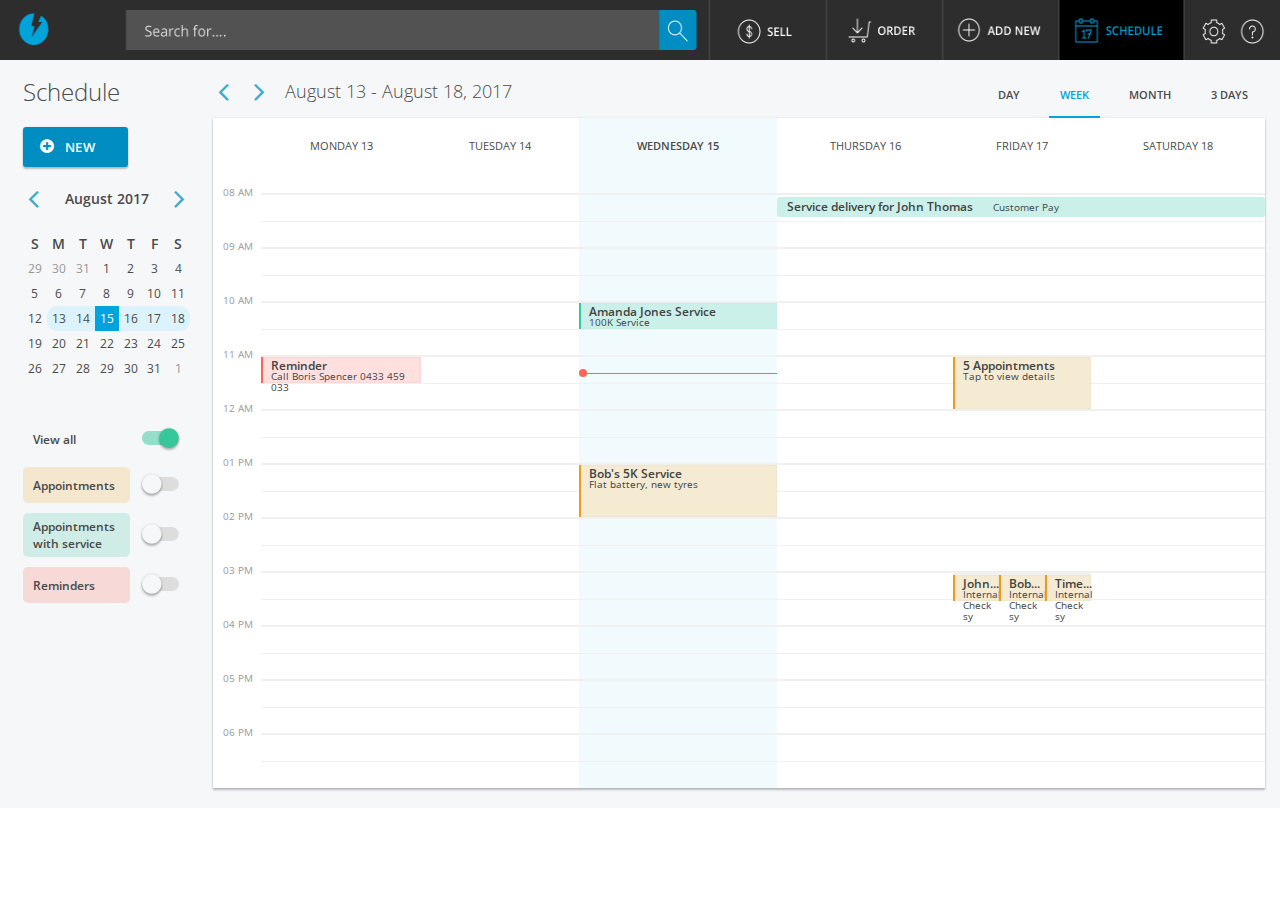
<file: POC/UI/CalenderUI-TechSchedule/CalenderUI/index.html>
<!DOCTYPE html>
<html lang="en">
  <head>
    <meta charset="utf-8">
    <meta name="viewport" content="width=device-width, initial-scale=1">
	<link href="https://fonts.googleapis.com/css?family=Open+Sans:300,400,400i,600,700,800" rel="stylesheet">	
    <title>Calender</title>
    <!-- Bootstrap -->
	<link href="css/bootstrap.min.css" rel="stylesheet">
	<link href="css/font-awesome.css" rel="stylesheet">	
	<link href="css/style.css" rel="stylesheet">
  </head>
  <body>
    <div class="header">
		<img src="img/header.png">
	</div>
	<div class="content">  
		<div class="container-fluid">
			<div class="row">
				<div class="col-sm-2">
					<div class="sidebar">
						<h2>Schedule</h2>
						<button id="addNewButton" class="btn btn-primary" data-toggle="modal" data-target="#appointmentModal"><i class="fa fa-plus-circle"></i> NEW</button>
						<ul class="calenderNavigation">
							<li><a href="#"><i class="fa fa-angle-left"></i></a></li>
							<li><a href="#"><i class="fa fa-angle-right"></i></a></li>																								
							<li class="weekName">August 2017</li>
						</ul>
						<table class="calenderTable">
							<thead>
								<tr>
									<th>S</th>
									<th>M</th>
									<th>T</th>
									<th>W</th>
									<th>T</th>
									<th>F</th>
									<th>S</th>
								</tr>
							</thead>
							<tbody>
								<tr>
									<td class="nonCurrentMonth">29</td>
									<td class="nonCurrentMonth">30</td>
									<td class="nonCurrentMonth">31</td>
									<td>1</td>
									<td>2</td>
									<td>3</td>
									<td>4</td>
								</tr>
								<tr>
									<td>5</td>
									<td>6</td>
									<td>7</td>
									<td>8</td>
									<td>9</td>
									<td>10</td>
									<td>11</td>
								</tr>
								<tr>
									<td>12</td>
									<td class="curWeek start">13</td>
									<td class="curWeek">14</td>
									<td class="today">15</td>
									<td class="curWeek">16</td>
									<td class="curWeek">17</td>
									<td class="curWeek end">18</td>
								</tr>
								<tr>
									<td>19</td>
									<td>20</td>
									<td>21</td>
									<td>22</td>
									<td>23</td>
									<td>24</td>
									<td>25</td>
								</tr>
								<tr>
									<td>26</td>
									<td>27</td>
									<td>28</td>
									<td>29</td>
									<td>30</td>
									<td>31</td>
									<td class="nonCurrentMonth">1</td>
								</tr>								
							</thead>							
						</table>
						<table class="calenderFilter">
							<tbody>
								<tr>
									<td class="all">View all</td>
									<td><img src="img/switched.png"></td>
								</tr>
								<tr>
									<td colspan="2" class="empty"></td>
								</tr>								
								<tr>
									<td class="appointents">Appointments</td>
									<td><img src="img/switch.png"></td>
								</tr>
								<tr>
									<td colspan="2" class="empty"></td>
								</tr>								
								<tr>
									<td class="appointmentsWithSerice">Appointments with service</td>
									<td><img src="img/switch.png"></td>
								</tr>
								<tr>
									<td colspan="2" class="empty"></td>
								</tr>								
								<tr>
									<td class="reminders">Reminders</td>
									<td><img src="img/switch.png"></td>
								</tr>
							</tbody>
						</table>
					</div>
				</div>
				<div class="col-sm-10 removeLeftPadding">
					<div class="calenderArea">
						<div class="calenderHeader">
							<div class="row">
								<div class="col-sm-6">
									<ul class="calenderNavigation">
										<li><a href="#"><i class="fa fa-angle-left"></i></a></li>
										<li><a href="#"><i class="fa fa-angle-right"></i></a></li>										
										<li class="weekName">August 13 - August 18, 2017</li>																				
									</ul>
								</div>
								<div class="col-sm-6">
									<ul class="calenderChanger pull-right">
										<li><a href="#">Day</a></li>
										<li class="active"><a href="#">Week</a></li>										
										<li><a href="#">Month</a></li>																					
										<li><a href="#">3 Days</a></li>
									</ul>
								</div>
							</div>
						</div>
						<div class="calenderDetail">
							<table class="table calenderWeekTable">
								<thead>
									<tr>
										<th class="time">&nbsp;</th>									
										<th>MONDAY 13</th>
										<th>TUESDAY 14</th>
										<th class="today">WEDNESDAY 15</th>
										<th>THURSDAY 16</th>
										<th>FRIDAY 17</th>
										<th>SATURDAY 18</th>
									</tr>
								</thead>
								<tbody>
									<tr>
										<td class="time"><span>08 AM</span></td>
										<td>&nbsp;</td>
										<td>&nbsp;</td>
										<td class="today">&nbsp;</td>
										<td colspan="3"><p class="longAppointment"><strong>Service delivery for John Thomas</strong>Customer Pay</p></td>
									</tr>
									<tr>
										<td class="time">&nbsp;</td>
										<td>&nbsp;</td>
										<td>&nbsp;</td>
										<td class="today">&nbsp;</td>
										<td>&nbsp;</td>
										<td>&nbsp;</td>
										<td>&nbsp;</td>
									</tr>
									<tr>
										<td class="time"><span>09 AM</span></td>
										<td>&nbsp;</td>
										<td>&nbsp;</td>
										<td class="today">&nbsp;</td>
										<td>&nbsp;</td>
										<td>&nbsp;</td>
										<td>&nbsp;</td>
									</tr>
									<tr>
										<td class="time">&nbsp;</td>
										<td>&nbsp;</td>
										<td>&nbsp;</td>
										<td class="today">&nbsp;</td>
										<td>&nbsp;</td>
										<td>&nbsp;</td>
										<td>&nbsp;</td>
									</tr>
									<tr>
										<td class="time"><span>10 AM</span></td>
										<td>&nbsp;</td>
										<td>&nbsp;</td>
										<td class="today"><p class="appointmentWithService"><strong>Amanda Jones Service</strong>100K Service</p>
											<div id="appointmentWithServicePopover" class="popOver">
												<div class="appointmentWithServicePreview">
													<div class="popOverHeader">
														<button class="btn-transparent btn-closePopover"><span aria-hidden="true">&times;</span></button>
													</div>													
													<div class="dateTime">15/08/2017 - 10AM-10.30AM</div>
													<div class="title">Bob’s 5K service</div>
													<div class="desc">Flat battery, new tyres</div>
													<div class="customerInfo">Customer: Amanda Jones<br>CO# 00005721</div>
													<button class="btn-transparent btn-viewServiceJobDetails"><i class="fa fa-wrench" aria-hidden="true"></i>VIEW SERVICE JOB DETAILS</button>
													<div class="popOverFooter">
														<button class="btn-transparent btn-delete"><i class="fa fa-trash-o" aria-hidden="true"></i>DELETE</button>
														<button class="btn-primary btn-edit pull-right">EDIT</button>
													</div>	
												</div>
												<div class="appointmentWithServiceDetails">
													<div class="popOverHeader">
														<button class="btn-transparent btn-viewServiceJobPreview pull-left"><i class="fa fa-arrow-left" aria-hidden="true"></i></button>													
														<button class="btn-transparent btn-closePopover"><span aria-hidden="true">&times;</span></button>
													</div>												
													<div class="customerInfo">Customer: Amanda Jones<br>CO# 00005721</div>
													<ul class="serviceListBox">
														<li><strong>Service 1</strong></li>
														<li>Unit: 2015 Harley-Davidson UltraGlide XL</li>
														<li>Job Type: Customer Pay</li>
														<li>Job Status: In progress</li>
														<li>Service Need: Oil Change</li>
													</ul>
													<ul class="serviceListBox">
														<li><strong>Service 2</strong></li>
														<li>Unit: 2015 Harley-Davidson UltraGlide XL</li>
														<li>Job Type: Internal</li>
														<li>Job Status: New</li>
														<li>Service Need: Replace windshield</li>
													</ul>
												</div>
											</div>										
										</td>
										<td>&nbsp;</td>
										<td>&nbsp;</td>
										<td>&nbsp;</td>
									</tr>
									<tr>
										<td class="time">&nbsp;</td>
										<td>&nbsp;</td>
										<td>&nbsp;</td>
										<td class="today">&nbsp;</td>
										<td>&nbsp;</td>
										<td>&nbsp;</td>
										<td>&nbsp;</td>
									</tr>
									<tr>
										<td class="time"><span>11 AM</span></td>
										<td><p class="reminder"><strong>Reminder</strong>Call Boris Spencer 0433 459 033</p></td>
										<td>&nbsp;</td>
										<td class="today"><p class="currentTime"></p></td>
										<td>&nbsp;</td>
										<td rowspan="2"><p class="appointment"><strong>5 Appointments</strong>Tap to view details</p>
											<div class="popOver multipleAppointmentsPopover">
												<div class="appointmentPreview">
													<div class="popOverHeader">
														<button class="btn-transparent btn-closePopover"><span aria-hidden="true">&times;</span></button>
													</div>													
													<ul class="appointmentList">
														<li>
															<p><strong>Tonny Newman</strong></p>
															<p>Customer pay<br>Replacing (unit name)</p>
														</li>
														<li>
															<p><strong>Replace and service</strong></p>
															<p>Customer pay<br>Replace and service unit for John Citizen</p>
														</li>
														<li>
															<p><strong>Customer coming in for a Service</strong></p>
															<p>Third Party Pay<br>(No notes)</p>
														</li>
														<li>
															<p><strong>Pieter Tiel</strong></p>
															<p>Internal<br/>Service manager to review</p>
														</li>
														<li>
															<p><strong>Tonny Newman</strong></p>
															<p>Customer pay<br>Don's RV needs looking at as well as looking at his paperwork for...</p>
														</li>														
													</ul>	
												</div>
												<div class="appointmentDetails">
													<div class="popOverHeader">
														<button class="btn-transparent btn-appointmentPreview pull-left"><i class="fa fa-arrow-left" aria-hidden="true"></i></button>													
														<button class="btn-transparent btn-closePopover"><span aria-hidden="true">&times;</span></button>
													</div>												
													<div class="dateTime">17/08/2017 - 11AM-12PM</div>
													<div class="customerInfo">Tonny Newman</div>
													<div class="desc">Customer pay<br/>Don’s RV needs looking at as well as looking at his paperwork for lorem ipsum dolor sit amet</div>
													<button class="btn-transparent btn-addServiceJob"><i class="fa fa-wrench" aria-hidden="true"></i>ADD SERVICE JOB</button>
													<div class="popOverFooter">
														<button class="btn-transparent btn-delete"><i class="fa fa-trash-o" aria-hidden="true"></i>DELETE</button>
														<button class="btn-primary btn-edit pull-right">EDIT</button>
													</div>													
												</div>
											</div>
										</td>
										<td>&nbsp;</td>
									</tr>
									<tr>
										<td class="time">&nbsp;</td>
										<td>&nbsp;</td>
										<td>&nbsp;</td>
										<td class="today">&nbsp;</td>
										<td>&nbsp;</td>
										<td>&nbsp;</td>
									</tr>
									<tr>
										<td class="time"><span>12 AM</span></td>
										<td>&nbsp;</td>
										<td>&nbsp;</td>
										<td class="today">&nbsp;</td>
										<td>&nbsp;</td>
										<td>&nbsp;</td>
										<td>&nbsp;</td>
									</tr>
									<tr>
										<td class="time">&nbsp;</td>
										<td>&nbsp;</td>
										<td>&nbsp;</td>
										<td class="today">&nbsp;</td>
										<td>&nbsp;</td>
										<td>&nbsp;</td>
										<td>&nbsp;</td>
									</tr>
									<tr>
										<td class="time"><span>01 PM</span></td>
										<td>&nbsp;</td>
										<td>&nbsp;</td>
										<td class="today" rowspan="2"><p class="appointment"><strong>Bob's 5K Service</strong>Flat battery, new tyres</p>
											<div id="appointmentPopover" class="popOver">
												<div class="appointmentPreview">
													<div class="popOverHeader">
														<button class="btn-transparent btn-closePopover"><span aria-hidden="true">&times;</span></button>
													</div>													
													<div class="dateTime">15/08/2017 - 1PM-2PM</div>
													<div class="title">Bob’s 5K service</div>
													<div class="desc">Flat battery, new tyres</div>
													<button class="btn-transparent btn-addServiceJob"><i class="fa fa-wrench" aria-hidden="true"></i>ADD SERVICE JOB</button>
													<div class="popOverFooter">
														<button class="btn-transparent btn-delete"><i class="fa fa-trash-o" aria-hidden="true"></i>DELETE</button>
														<button class="btn-primary btn-edit pull-right">EDIT</button>
													</div>	
												</div>
											</div>
										</td>
										<td>&nbsp;</td>
										<td>&nbsp;</td>
										<td>&nbsp;</td>
									</tr>
									<tr>
										<td class="time">&nbsp;</td>
										<td>&nbsp;</td>
										<td>&nbsp;</td>
										<td>&nbsp;</td>
										<td>&nbsp;</td>
										<td>&nbsp;</td>
									</tr>
									<tr>
										<td class="time"><span>02 PM</span></td>
										<td>&nbsp;</td>
										<td>&nbsp;</td>
										<td class="today">&nbsp;</td>
										<td>&nbsp;</td>
										<td>&nbsp;</td>
										<td>&nbsp;</td>
									</tr>
									<tr>
										<td class="time">&nbsp;</td>
										<td>&nbsp;</td>
										<td>&nbsp;</td>
										<td class="today">&nbsp;</td>
										<td>&nbsp;</td>
										<td>&nbsp;</td>
										<td>&nbsp;</td>
									</tr>
									<tr>
										<td class="time"><span>03 PM</span></td>
										<td>&nbsp;</td>
										<td>&nbsp;</td>
										<td class="today">&nbsp;</td>
										<td>&nbsp;</td>
										<td rowspan="2" class="multipleAppointments">
											<table>
												<tr>
													<td><p class="appointment"><strong>John...</strong>Internal Check sy</p></td>
													<td><p class="appointment"><strong>Bob...</strong>Internal Check sy</p></td>
													<td><p class="appointment"><strong>Time...</strong>Internal Check sy</p></td>
												</tr>
											</table>
										</td>
										<td>&nbsp;</td>
									</tr>
									<tr>
										<td class="time">&nbsp;</td>
										<td>&nbsp;</td>
										<td>&nbsp;</td>
										<td class="today">&nbsp;</td>
										<td>&nbsp;</td>
										<td>&nbsp;</td>
									</tr>
									<tr>
										<td class="time"><span>04 PM</span></td>
										<td>&nbsp;</td>
										<td>&nbsp;</td>
										<td class="today">&nbsp;</td>
										<td>&nbsp;</td>
										<td>&nbsp;</td>
										<td>&nbsp;</td>
									</tr>
									<tr>
										<td class="time">&nbsp;</td>
										<td>&nbsp;</td>
										<td>&nbsp;</td>
										<td class="today">&nbsp;</td>
										<td>&nbsp;</td>
										<td>&nbsp;</td>
										<td>&nbsp;</td>
									</tr>
									<tr>
										<td class="time"><span>05 PM</span></td>
										<td>&nbsp;</td>
										<td>&nbsp;</td>
										<td class="today">&nbsp;</td>
										<td>&nbsp;</td>
										<td>&nbsp;</td>
										<td>&nbsp;</td>
									</tr>
									<tr>
										<td class="time">&nbsp;</td>
										<td>&nbsp;</td>
										<td>&nbsp;</td>
										<td class="today">&nbsp;</td>
										<td>&nbsp;</td>
										<td>&nbsp;</td>
										<td>&nbsp;</td>
									</tr>
									<tr>
										<td class="time"><span>06 PM</span></td>
										<td>&nbsp;</td>
										<td>&nbsp;</td>
										<td class="today">&nbsp;</td>
										<td>&nbsp;</td>
										<td>&nbsp;</td>
										<td>&nbsp;</td>
									</tr>
									<tr>
										<td class="time">&nbsp;</td>
										<td>&nbsp;</td>
										<td>&nbsp;</td>
										<td class="today">&nbsp;</td>
										<td>&nbsp;</td>
										<td>&nbsp;</td>
										<td>&nbsp;</td>
									</tr>									
								</tbody>								
							</table>
						</div>
					</div>
				</div>			
			</div>
		</div>
	</div>
	
	
	<!-- Modal -->
	<div class="modal fade" id="appointmentModal" tabindex="-1" role="dialog" aria-labelledby="appointmentModalLabel">
	  <div class="modal-dialog" role="document">
		<div class="modal-content">
		  <div class="modal-header">
			<button type="button" class="close" data-dismiss="modal" aria-label="Close"><span aria-hidden="true">&times;</span></button>
			<h4 class="modal-title" id="appointmentModalLabel"><span class="selected">Appointment</span><span>Reminder</span></h4>
		  </div>
		  <div class="modal-body">
			<form>
			  <div class="form-group">
				<input type="text" class="appointmentTitle form-control" placeholder="Appointment Title">
			  </div>
			  <div class="form-group">
				<label for="fromDate">From</label>
				<div class="row">
					<div class="col-sm-6"><input type="text" class="form-control" id="fromDate" value="15/08/2017"></div>
					<div class="col-sm-6"><input type="text" class="form-control" id="fromTime" value="09:30am"></div>					
				</div>
			  </div>
			  <div class="form-group">
				<label for="fromDate">To</label>
				<div class="row">
					<div class="col-sm-6"><input type="text" class="form-control" id="toDate" value="15/08/2017"></div>
					<div class="col-sm-6"><input type="text" class="form-control" id="toTime" value="09:30am"></div>					
				</div>
			  </div>
			  <div class="form-group">
				<textarea class="form-control" placeholder="Additional notes"></textarea>
			  </div>
			</form>
			<button class="btn-transparent btn-addServiceJob mar-bot-20"><i class="fa fa-wrench" aria-hidden="true"></i>ADD SERVICE JOB</button>
		  </div>
		  <div class="modal-footer">
			<button class="btn-transparent btn-delete"><i class="fa fa-trash-o" aria-hidden="true"></i>DELETE APPOINTMENT</button>
			<button type="button" class="btn btn-primary" data-dismiss="modal">CREATE</button>
		  </div>
		</div>
	  </div>
	</div>	
	<script src="js/jquery-2.2.4.min.js"></script>		
	<script src="js/bootstrap.min.js"></script>	
	<script src="js/script.js"></script>	
  </body>
</html>
</file>
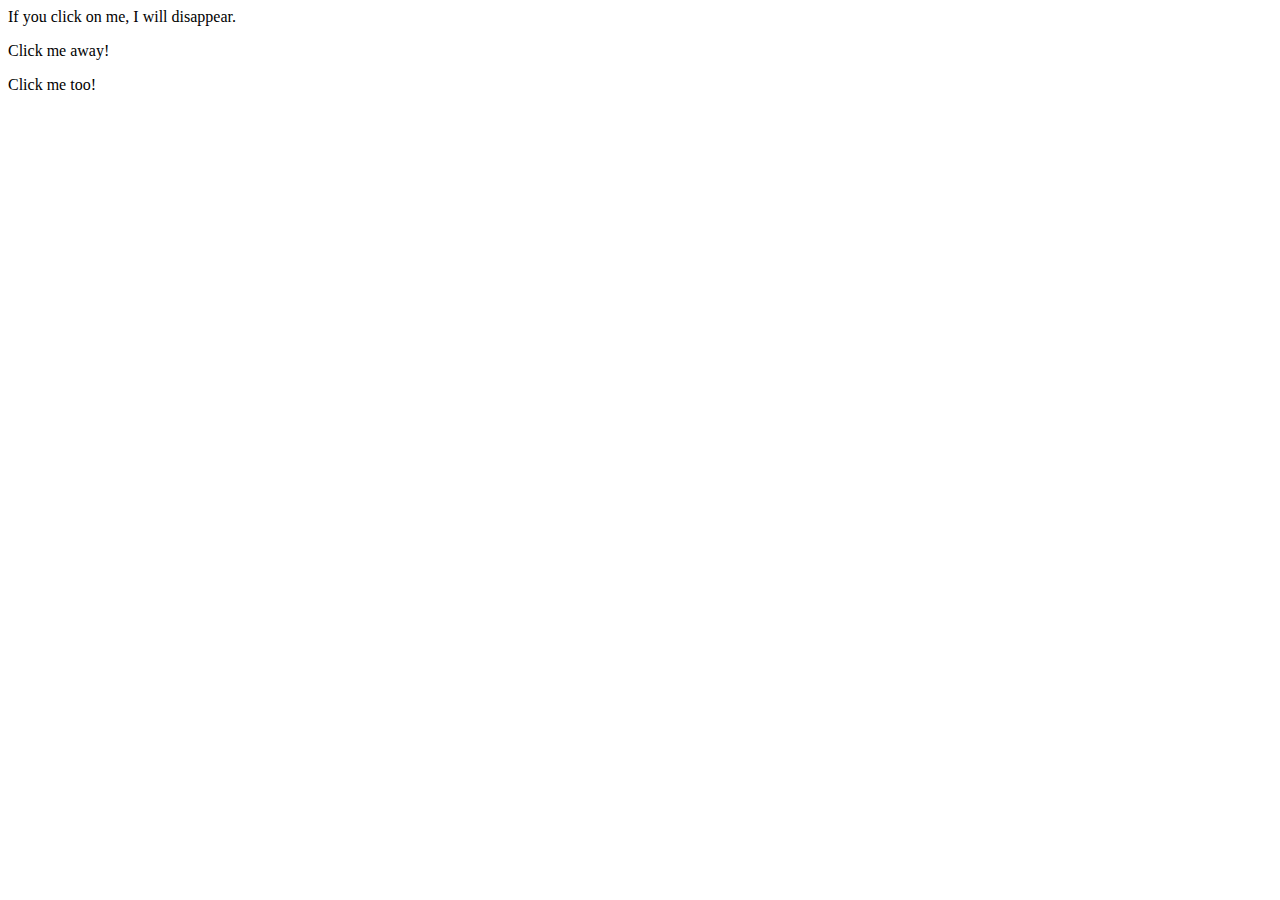
<file: POC/QRCode/QRCODE1/index1.html>
<html>
<head>
<script src="https://ajax.googleapis.com/ajax/libs/jquery/3.3.1/jquery.min.js"></script>
<script>
$(document).ready(function(){
    $("p").click(function(){
        $(this).hide();
    });
});
</script>
</head>
<body>

<p>If you click on me, I will disappear.</p>
<p>Click me away!</p>
<p>Click me too!</p>

</body>
</html>
</file>
<file: POC/UI/CalenderUI-TechSchedule/CalenderUI/css/style.css>
body { background: #ffffff; color: #4a4a4a; margin: 0; padding: 0; font-family: 'Open Sans'; font-size: 13px; }
::-webkit-input-placeholder { /* Chrome/Opera/Safari */
  color: #979797;
}
::-moz-placeholder { /* Firefox 19+ */
  color: #979797;
}
:-ms-input-placeholder { /* IE 10+ */
  color: #979797;
}
:-moz-placeholder { /* Firefox 18- */
  color: #979797;
}
.btn-transparent { background: none; border: none; outline: none !important; }
.btn-primary  { font-size: 13px; font-weight: 600; line-height: 18px; background-color: #008DC1; border: none; box-shadow: 0 0 2px 0 rgba(0,0,0,0.12), 0 2px 2px 0 rgba(0,0,0,0.24); border-radius: 3px; padding: 10px 27px; letter-spacing: .06em; }
.textCenter { text-align: center; }
.textRight { text-align: right; }
.removeLeftPadding { padding-left: 0; }
.mar-bot-20 { margin-bottom: 20px; }
.header { height: 60px; text-align: center; background: #2d2d2d; }
.header img { height: 60px; max-width: 100%; }
.content { background: #f6f7f9; }
.sidebar  { padding: 19px 8px; }
.sidebar  h2 { font-size: 24px; font-weight: 300; margin: 0 0 22px;  }
.sidebar  #addNewButton { padding: 11px 32px 11px 17px; font-size: 13px; font-weight: 600; background: #008DC1; text-align: left; border: none; border-radius: 3px; box-shadow: 0 0 2px 0 rgba(0,0,0,0.12), 0 2px 2px 0 rgba(0,0,0,0.24); }
.sidebar  #addNewButton .fa { display: inline-block; font-size: 16px; margin-right: 6px; }
.sidebar ul.calenderNavigation { margin: 15px 0; padding: 0; list-style: none; }
.sidebar ul.calenderNavigation  li:nth-child(1) { float: left; width: 30px; }
.sidebar ul.calenderNavigation  li:nth-child(2) { float: right; width: 30px; text-align: right; }
.sidebar ul.calenderNavigation  li:nth-child(3) { text-align: center; padding: 7px 0; }
.sidebar ul.calenderNavigation li a { font-size: 30px; line-height: 32px; color: #41a9d0; padding: 0 5px; display: inline-block; }
.sidebar ul.calenderNavigation li.weekName { font-size: 14px; font-weight: 600; }
.sidebar .calenderTable { width: 100%; margin-bottom: 40px; }
.sidebar .calenderTable th { font-size: 14px; line-height: 17px; font-weight: 600; padding: 4px; text-align: center; }
.sidebar .calenderTable td { font-size: 12px; line-height: 17px; padding: 4px; text-align: center; }
.sidebar .calenderTable td.nonCurrentMonth { color: #979797; }
.sidebar .calenderTable td.curWeek { background: #DDF3FB; }  
.sidebar .calenderTable td.today { background: #00A3DB; color: #ffffff; }
.sidebar .calenderTable td.curWeek.start { border-radius: 10px 0 0 10px; }  
.sidebar .calenderTable td.curWeek.end { border-radius: 0 10px 10px 0; }
.sidebar .calenderFilter {}
.sidebar .calenderFilter td { font-size: 12px; line-height: 17px; font-weight: 600; padding: 5px 10px; border-radius: 5px; }
.sidebar .calenderFilter td:first-child { width: 150px }
.sidebar .calenderFilter td.empty { height: 5px; }
.sidebar .calenderFilter td.appointents { background: #f5e6ce; }
.sidebar .calenderFilter td.appointmentsWithSerice { background: #cfece6; }
.sidebar .calenderFilter td.reminders { background: #f7d9d8; }

.calenderArea .calenderHeader { padding-top: 15px; }
.calenderArea .calenderHeader ul { margin: 0; padding: 0; list-style: none;  }
.calenderArea .calenderHeader ul > li { float: left; margin-right: 15px; } 
.calenderArea .calenderHeader ul.calenderNavigation li a { font-size: 30px; line-height: 32px; color: #41a9d0; padding: 0 5px; display: inline-block; }
.calenderArea .calenderHeader ul.calenderNavigation li.weekName { font-size: 18px; font-weight: 300; line-height: 32px; }
.calenderArea .calenderHeader ul.calenderChanger { margin: 0 6px 0 0; } 
.calenderArea .calenderHeader ul.calenderChanger li { margin: 0 0 0 18px; } 
.calenderArea .calenderHeader ul.calenderChanger li a { display: block; font-size: 11px; font-weight: 600; text-transform: uppercase; padding: 12px 11px 13px; border-bottom: 2px solid transparent; color: #4a4a4a; text-decoration: none; }   
.calenderArea .calenderHeader ul.calenderChanger li.active a { color: #00a3da; border-bottom: 2px solid #00a3da; } 

.calenderArea .calenderDetail { background: #ffffff; box-shadow: 0 0 2px 0 rgba(0,0,0,0.12), 0 2px 2px 0 rgba(0,0,0,0.24); }
.calenderArea .calenderWeekTable th { font-size: 11px; font-weight: normal; padding-top: 20px; padding-bottom: 40px; text-align: center; border: none; }
.calenderArea .calenderWeekTable th.today { font-weight: 600; background: #f1fafd; }
.calenderArea .calenderWeekTable td.today { background: #f1fafd; }
.calenderArea .calenderWeekTable td { border-top: 2px solid #f0f0f0; padding: 0; /* width: 15.95%;*/ height: 27px; position: relative; }
.calenderArea .calenderWeekTable td:hover { background: #e7ebed; }
.calenderArea .calenderWeekTable tbody tr:nth-child(even) td { border-top: 1px solid #f0f0f0; }
.calenderArea .calenderWeekTable td.time { padding-left: 10px; padding-right: 0; width: 48px !important; border: none !important; font-size: 10px; color: #999999; }
.calenderArea .calenderWeekTable td.time:hover { background: none; }
.calenderArea .calenderWeekTable td.time > span { position: relative; top: -9px; }
.calenderArea .calenderWeekTable td p { position: absolute; width: 100%; height: 100%; margin: 0; color: #444444; font-size: 10px; line-height: 11px; padding: 3px 0 3px 8px; cursor: pointer; }
.calenderArea .calenderWeekTable td p strong { display: block; font-size: 12px; font-weight: 600; }
.calenderArea .calenderWeekTable td p.reminder { background: #ffe0de; border-left: 2px solid #ff6458; box-shadow: 0 0 2px #e8c9c7 inset; }
.calenderArea .calenderWeekTable td p.appointment { background: #f5ead2; border-left: 2px solid #e89d21; box-shadow: 0 0 2px #e4d8be inset; }
.calenderArea .calenderWeekTable td p.appointmentWithService { background: #cbf0e9; border-left: 2px solid #36c79b; box-shadow: 0 0 2px #c2e2dc inset; } 
.calenderArea .calenderWeekTable td p.longAppointment { background: #cbf0e9; border-radius: 3px; padding: 4px 10px; margin-top: 2px; height: auto; }
.calenderArea .calenderWeekTable td p.longAppointment strong { display: inline-block; padding-right: 20px; }
.calenderArea .calenderWeekTable td p.currentTime { padding: 0; border-bottom: 1px solid #FF6458; position: relative; top: 16px; height: auto; width: auto; }
.calenderArea .calenderWeekTable td p.currentTime:before { content: ''; display: block; position: absolute; left: 0; top: 0; width: 8px; height: 8px; margin-top: -4px; background: #FF6458; border-radius: 100%; }
.calenderArea .calenderWeekTable td.multipleAppointments { vertical-align: top; height: 100%; }
.calenderArea .calenderWeekTable td.multipleAppointments table { width: 100%; height: 100%; }
.calenderArea .calenderWeekTable td.multipleAppointments table td { position: relative; vertical-align: top; }

/*Modal*/
#appointmentModal .modal-dialog  { max-width: 550px; } 
.modal-header { padding: 25px; border: none; }
.modal-header .close { font-size: 34px; margin: -17px -10px 0 0; font-weight: 400; opacity: .4; }
.modal-header h4 { font-size: 20px; line-height: 22px; font-weight: 300; }
.modal-header h4 .selected { color: #008DC1; border-right: 1px solid #dddddd; padding-right: 20px; margin-right: 20px; }
.modal-content { border-radius: 3px; border: none; box-shadow: 0 15px 12px 0 rgba(0,0,0,0.22), 0 19px 38px 0 rgba(0,0,0,0.3); }
.modal-content .row { margin-left: -6px; margin-right: -6px; }
.modal-content .row .col-sm-6 { padding-left: 6px; padding-right: 6px; }
.modal-content .form-group label { font-size: 14px; }
.modal-content .form-control { font-size: 15px; padding: 15px; border-radius: 0; height: 50px; box-shadow: none; border: 1px solid #e0e0e0; }
.modal-content .form-control:focus { border-color: transparent; box-shadow: 0 0 2px 0 rgba(0,0,0,0.12), 0 2px 2px 0 rgba(0,0,0,0.24); }
.modal-content .appointmentTitle { font-size: 16px; font-weight: 600; }
.modal-content textarea.form-control { height: 120px; resize: none; }
.modal-body { padding: 5px 25px; }
.modal-footer { border: none; padding: 0 25px 30px; }
.modal-footer .btn { font-size: 13px; font-weight: 600; line-height: 18px; background-color: #008DC1; border: none; box-shadow: 0 0 2px 0 rgba(0,0,0,0.12), 0 2px 2px 0 rgba(0,0,0,0.24); border-radius: 3px; padding: 10px 27px; letter-spacing: .06em; }

.btn-addServiceJob { color: #00A3DB; font-size: 13px; }   
.btn-addServiceJob .fa { font-size: 21px; margin-right: 7px; position: relative; top: 3px; }
.btn-delete { float: left; color: #FF6458; font-size: 13px; line-height: 30px; }
.btn-delete .fa { font-size: 24px; margin-right: 7px; position: relative; top: 2px; }

/*Popover*/
.popOver { background: #ffffff; box-shadow: 0 15px 12px 0 rgba(0,0,0,0.22), 0 19px 38px 0 rgba(0,0,0,0.3); padding: 23px 23px 27px; width: 290px; position: absolute; right: calc(100% + 18px); top: 50%; transform: translateY(-50%); z-index: 1; opacity: 0; visibility: hidden; transition: all .3s; }
.showPopover .popOver { opacity: 1; visibility: visible; }
.popOver:after { left: 100%; top: 50%; border: solid transparent; content: " ";	height: 0; width: 0; position: absolute; pointer-events: none; border-color: rgba(255, 255, 255, 0); border-left-color: #ffffff; border-width: 10px; margin-top: -10px; }
.popOver .btn-closePopover { position: absolute; right: 10px; top: 0px; font-size: 24px; }
.popOver .dateTime { color: #F5A623; font-size: 16px; font-weight: 600; margin-bottom: 10px; }
.popOver .title { font-size: 16px; font-weight: 600; margin-bottom: 10px; }
.popOver .desc { font-size: 14px; margin-bottom: 15px; }
.popOver .customerInfo { color: #979797; font-size: 16px; font-weight: 600; margin-bottom: 15px; }
.popOver .popOverFooter  { margin-top: 40px; }
.popOver .btn-edit { min-width: 120px; }

/*appointment with service*/
.popOver .appointmentWithServicePreview .dateTime { color: #36C79B; }
.popOver .btn-viewServiceJobDetails { color: #00A3DB; font-size: 13px; }   
.popOver .btn-viewServiceJobDetails .fa { font-size: 21px; margin-right: 7px; position: relative; top: 3px; }
.popOver .appointmentWithServiceDetail .popOverHeader { overflow: hidden; }
.popOver .btn-viewServiceJobPreview,
.popOver .btn-appointmentPreview { position: absolute; left: 10px; top: 7px; }
.popOver .appointmentWithServiceDetails  { display: none; }
.popOver .appointmentWithServiceDetails .popOverHeader { margin-bottom: 20px; }
.popOver .appointmentWithServiceDetails .serviceListBox { margin: 0 0 15px; padding: 0; list-style: none; font-size: 14px; }
.popOver .appointmentWithServiceDetails .serviceListBox:last-child { margin: 0; }

/*appointment with service*/
.popOver.multipleAppointmentsPopover { padding-left: 20px; padding-right: 20px; }
.popOver.multipleAppointmentsPopover .appointmentList { margin: 10px 0 0; padding: 0; list-style: none; }
.popOver.multipleAppointmentsPopover .appointmentList > li  { margin: 0 0 7px; background: #fdedd3; border-left: 2px solid #f5a623; padding: 7px 10px 7px 7px; }
.popOver.multipleAppointmentsPopover .appointmentList > li:last-child  { margin: 0px; }
.popOver.multipleAppointmentsPopover .appointmentList p { position: static; padding: 0; font-size: 10px; line-height: 13px; }
.popOver.multipleAppointmentsPopover .appointmentList p strong { font-size: 12px; font-weight: 600px; }
.popOver.multipleAppointmentsPopover .appointmentDetails { display: none; padding-top: 15px; }
.popOver.multipleAppointmentsPopover .appointmentDetails .dateTime { color: #F5A623; font-size: 16px; font-weight: 600; margin-bottom: 5px; }
.popOver.multipleAppointmentsPopover .appointmentDetails .customerInfo { color: #4a4a4a; font-size: 16px; font-weight: 600; margin-bottom: 5px; }
.popOver.multipleAppointmentsPopover .appointmentDetails .popOverFooter { margin-top: 60px; }
</file>
